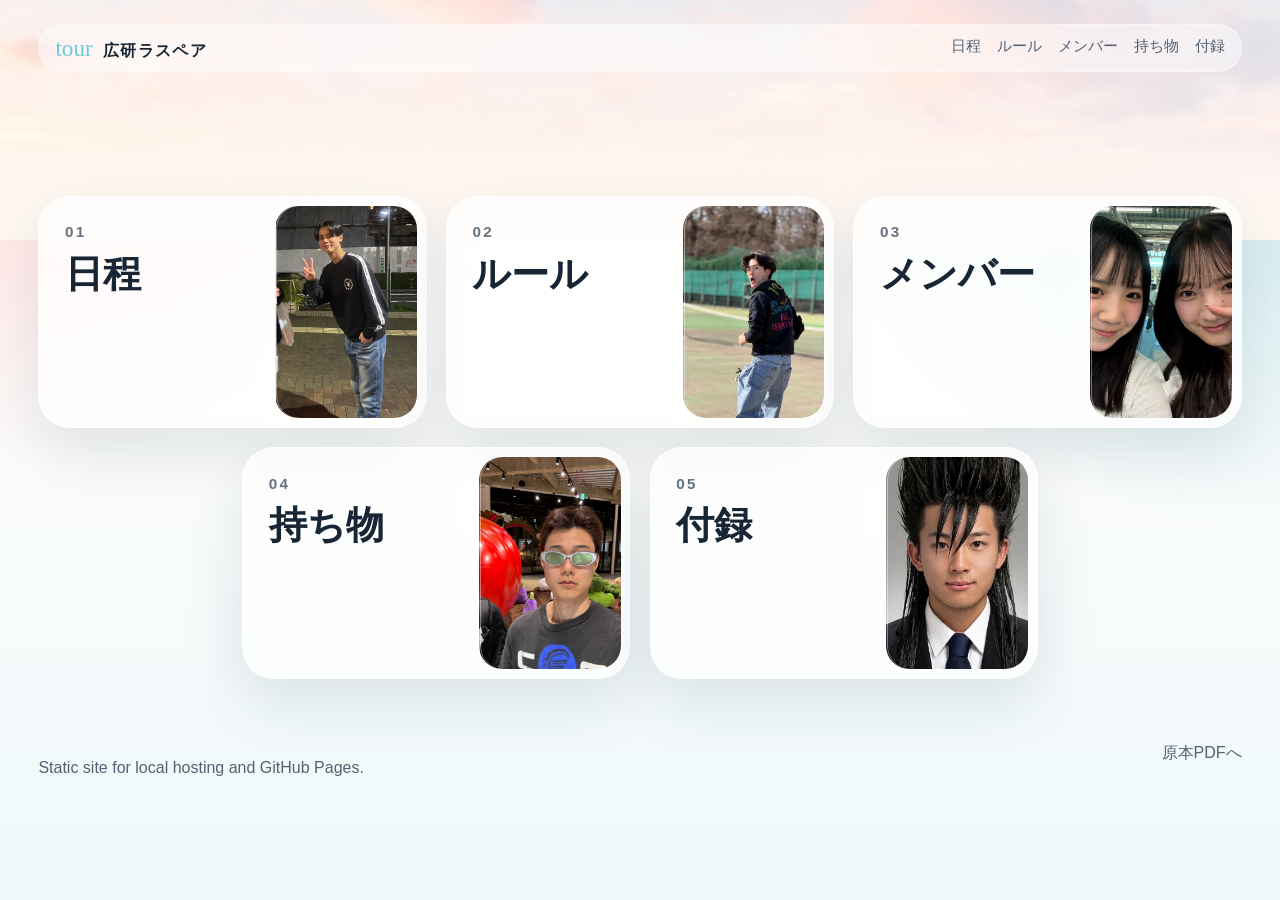
<file: index.html>
<!DOCTYPE html>
<html lang="ja">
<head>
  <meta charset="UTF-8">
  <meta name="viewport" content="width=device-width, initial-scale=1.0">
  <title>広研ラスペア tour | 旅行のしおり</title>
  <link rel="stylesheet" href="styles.css">
</head>
<body class="has-cover-intro home-page">
  <div class="cover-intro" aria-hidden="true">
    <div class="cover-intro__glow"></div>
    <div class="cover-intro__art"></div>
  </div>
  <div class="page-shell">
    <header class="hero home-hero">
      <nav class="topbar">
        <a class="brand" href="index.html">
          <span class="brand-script">tour</span>
          <span class="brand-main">広研ラスペア</span>
        </a>
        <div class="topbar-links">
          <a href="pages/schedule.html">日程</a>
          <a href="pages/rules.html">ルール</a>
          <a href="pages/members.html">メンバー</a>
          <a href="pages/packing.html">持ち物</a>
          <a href="pages/appendix.html">付録</a>
        </div>
      </nav>

      <div class="hero-backdrop" aria-hidden="true"></div>
    </header>

    <main>
      <section class="section">
        <div class="feature-grid feature-grid-five">
          <a class="feature-card" href="pages/schedule.html">
            <span class="feature-label">01</span>
            <h3>日程</h3>
          </a>
          <a class="feature-card" href="pages/rules.html">
            <span class="feature-label">02</span>
            <h3>ルール</h3>
          </a>
          <a class="feature-card" href="pages/members.html">
            <span class="feature-label">03</span>
            <h3>メンバー</h3>
          </a>
          <a class="feature-card" href="pages/packing.html">
            <span class="feature-label">04</span>
            <h3>持ち物</h3>
          </a>
          <a class="feature-card" href="pages/appendix.html">
            <span class="feature-label">05</span>
            <h3>付録</h3>
          </a>
        </div>
      </section>

    </main>

    <footer class="site-footer">
      <p>Static site for local hosting and GitHub Pages.</p>
      <a href="pages/appendix.html">原本PDFへ</a>
    </footer>
  </div>
</body>
</html>
</file>
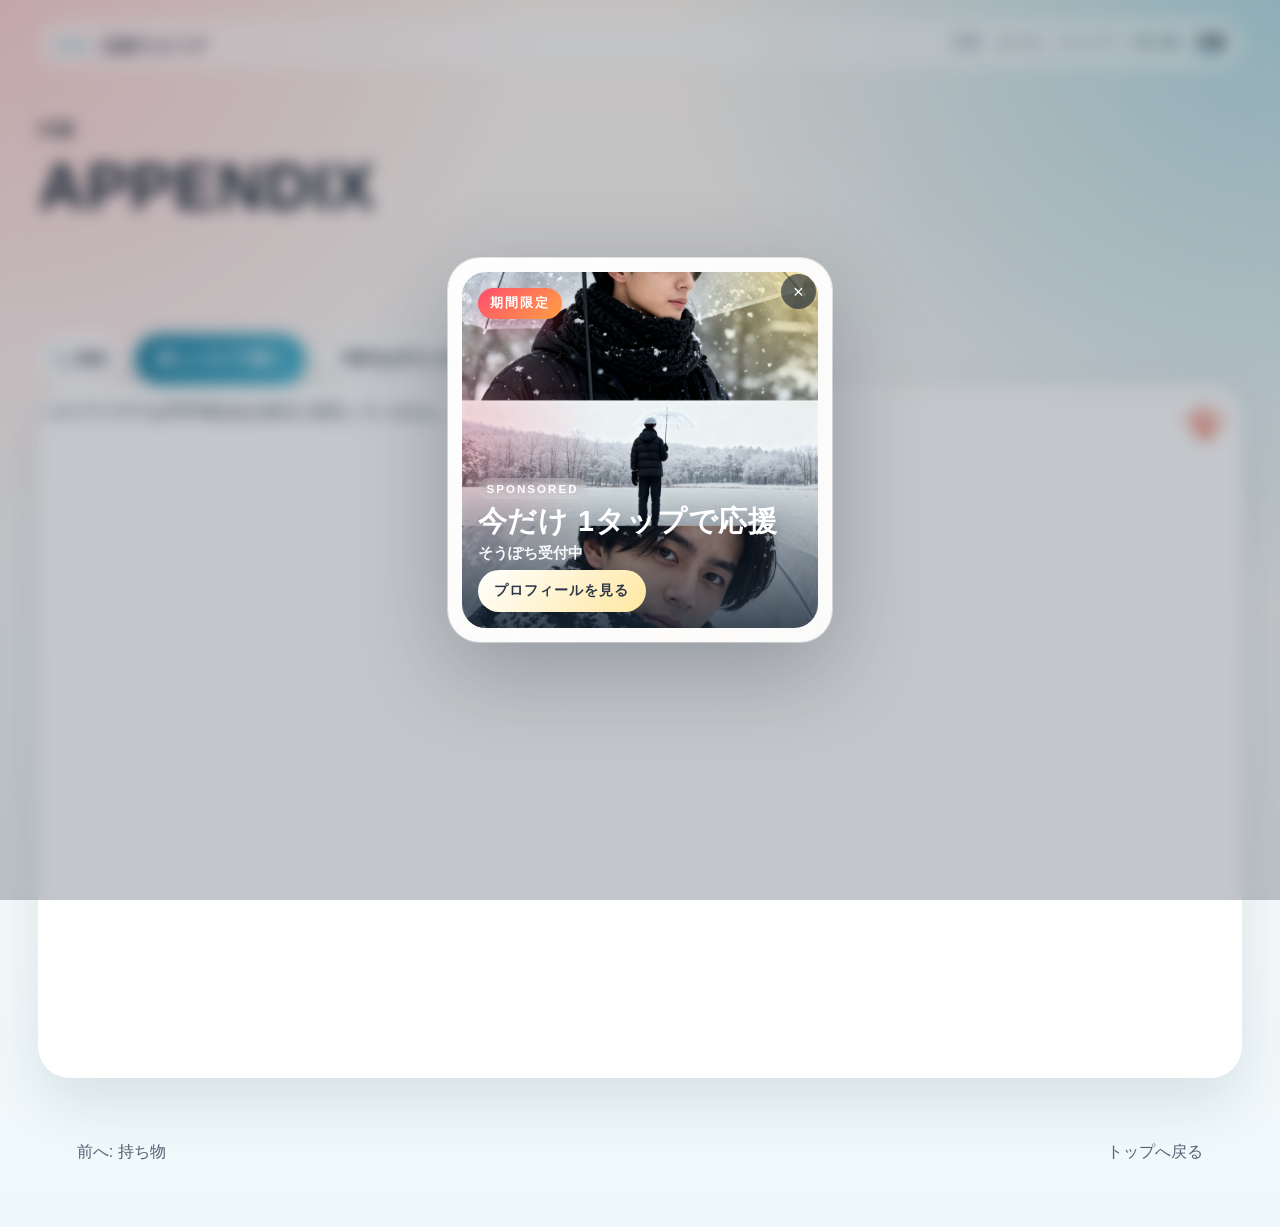
<file: pages/appendix.html>
<!DOCTYPE html>
<html lang="ja">
<head>
  <meta charset="UTF-8">
  <meta name="viewport" content="width=device-width, initial-scale=1.0">
  <title>付録 | 広研ラスペア tour</title>
  <meta name="description" content="広研ラスペア旅行のしおりの付録ページ。原本PDFを確認できます。">
  <link rel="stylesheet" href="../styles.css">
</head>
<body class="appendix-page">
  <div class="page-shell subpage-shell">
    <nav class="topbar page-topbar">
      <a class="brand" href="../index.html">
        <span class="brand-script">tour</span>
        <span class="brand-main">広研ラスペア</span>
      </a>
      <div class="topbar-links">
        <a href="schedule.html">日程</a>
        <a href="rules.html">ルール</a>
        <a href="members.html">メンバー</a>
        <a href="packing.html">持ち物</a>
        <a class="is-active" href="appendix.html">付録</a>
      </div>
    </nav>

    <main>
      <header class="page-masthead">
        <p class="eyebrow">付録</p>
        <h1>APPENDIX</h1>
      </header>

      <section class="section compact-section">


        <div class="pdf-actions">
          <a class="button button-primary" href="../assets/docs/travel-guide-appendix.pdf" target="_blank" rel="noreferrer">新しいタブで開く</a>
          <a class="button button-secondary" href="../assets/docs/travel-guide-appendix.pdf" download>PDFをダウンロード</a>
        </div>

        <div class="pdf-frame">
          <object data="../assets/docs/travel-guide-appendix.pdf#view=FitH" type="application/pdf">
            <p>
              このブラウザではPDF埋め込み表示に対応していません。
              <a href="../assets/docs/travel-guide-appendix.pdf" target="_blank" rel="noreferrer">こちらから開いてください。</a>
            </p>
          </object>
        </div>
      </section>
    </main>

    <footer class="site-footer">
      <a href="packing.html">前へ: 持ち物</a>
      <a href="../index.html">トップへ戻る</a>
    </footer>
  </div>
  <script src="../script.js"></script>
</body>
</html>
</file>
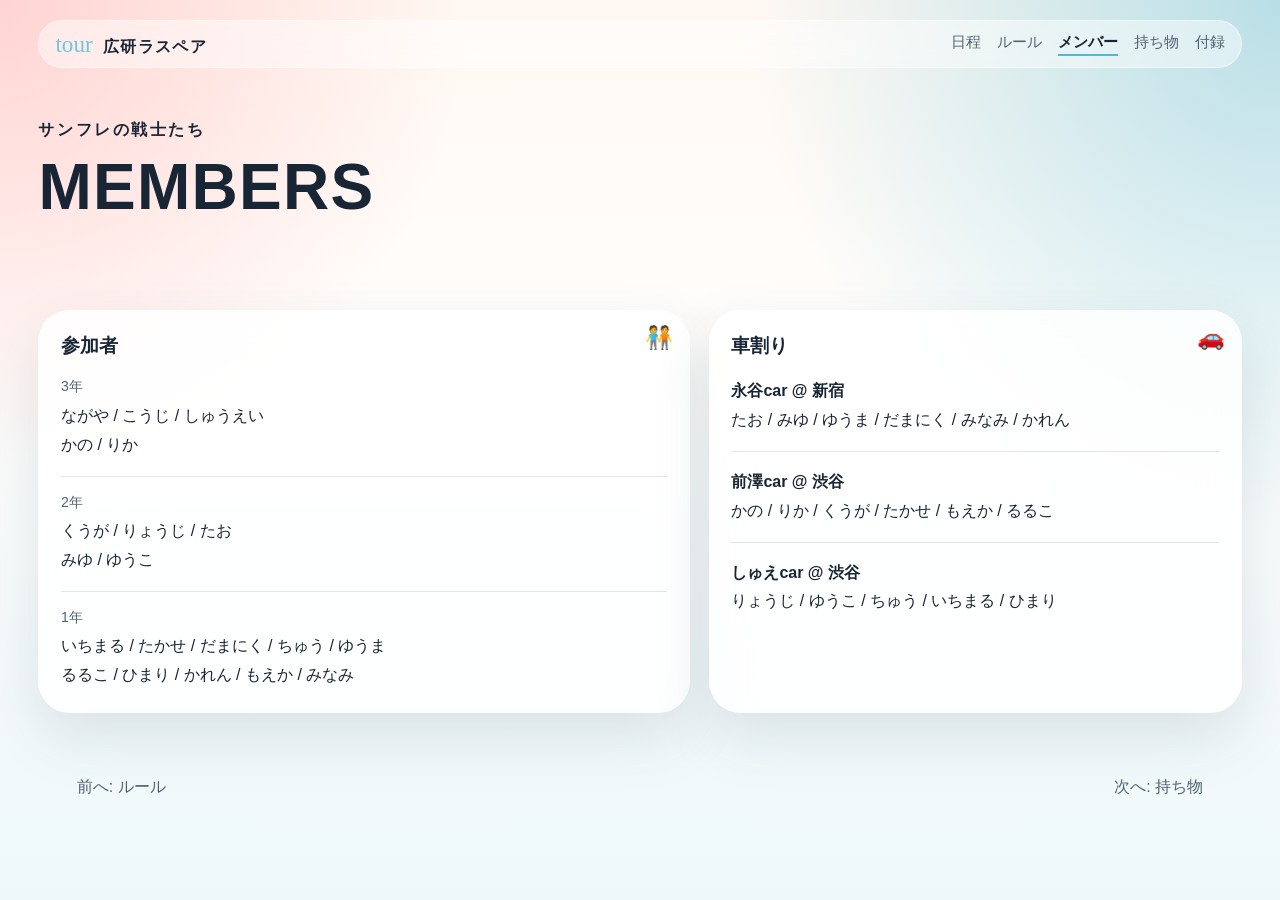
<file: pages/members.html>
<!DOCTYPE html>
<html lang="ja">
<head>
  <meta charset="UTF-8">
  <meta name="viewport" content="width=device-width, initial-scale=1.0">
  <title>メンバー | 広研ラスペア tour</title>
  <meta name="description" content="広研ラスペア旅行のしおりのメンバーページ。参加者と車割りを確認できます。">
  <link rel="stylesheet" href="../styles.css">
</head>
<body class="members-page">
  <div class="page-shell subpage-shell">
    <nav class="topbar page-topbar">
      <a class="brand" href="../index.html">
        <span class="brand-script">tour</span>
        <span class="brand-main">広研ラスペア</span>
      </a>
      <div class="topbar-links">
        <a href="schedule.html">日程</a>
        <a href="rules.html">ルール</a>
        <a class="is-active" href="members.html">メンバー</a>
        <a href="packing.html">持ち物</a>
        <a href="appendix.html">付録</a>
      </div>
    </nav>

    <main>
      <header class="page-masthead">
        <p class="eyebrow">サンフレの戦士たち</p>
        <h1>MEMBERS</h1>
      </header>

      <section class="section compact-section">
        <div class="members-layout">
          <article class="members-card">
            <h3>参加者</h3>
            <div class="member-group">
              <span>3年</span>
              <p>ながや / こうじ / しゅうえい <br> かの / りか</p>
            </div>
            <div class="member-group">
              <span>2年</span>
              <p>くうが / りょうじ / たお <br> みゆ / ゆうこ</p>
            </div>
            <div class="member-group">
              <span>1年</span>
              <p>いちまる / たかせ / だまにく / ちゅう / ゆうま <br> るるこ / ひまり / かれん / もえか / みなみ</p>
            </div>
          </article>

          <article class="members-card">
            <h3>車割り</h3>
            <div class="route-entry">
              <strong>永谷car @ 新宿</strong>
              <p>たお / みゆ / ゆうま / だまにく / みなみ / かれん</p>
            </div>
            <div class="route-entry">
              <strong>前澤car @ 渋谷</strong>
              <p>かの / りか / くうが / たかせ / もえか / るるこ</p>
            </div>
            <div class="route-entry">
              <strong>しゅえcar @ 渋谷</strong>
              <p>りょうじ / ゆうこ / ちゅう / いちまる / ひまり</p>
            </div>
          </article>
        </div>
      </section>
    </main>

    <footer class="site-footer">
      <a href="rules.html">前へ: ルール</a>
      <a href="packing.html">次へ: 持ち物</a>
    </footer>
  </div>
  <script src="../script.js"></script>
</body>
</html>
</file>
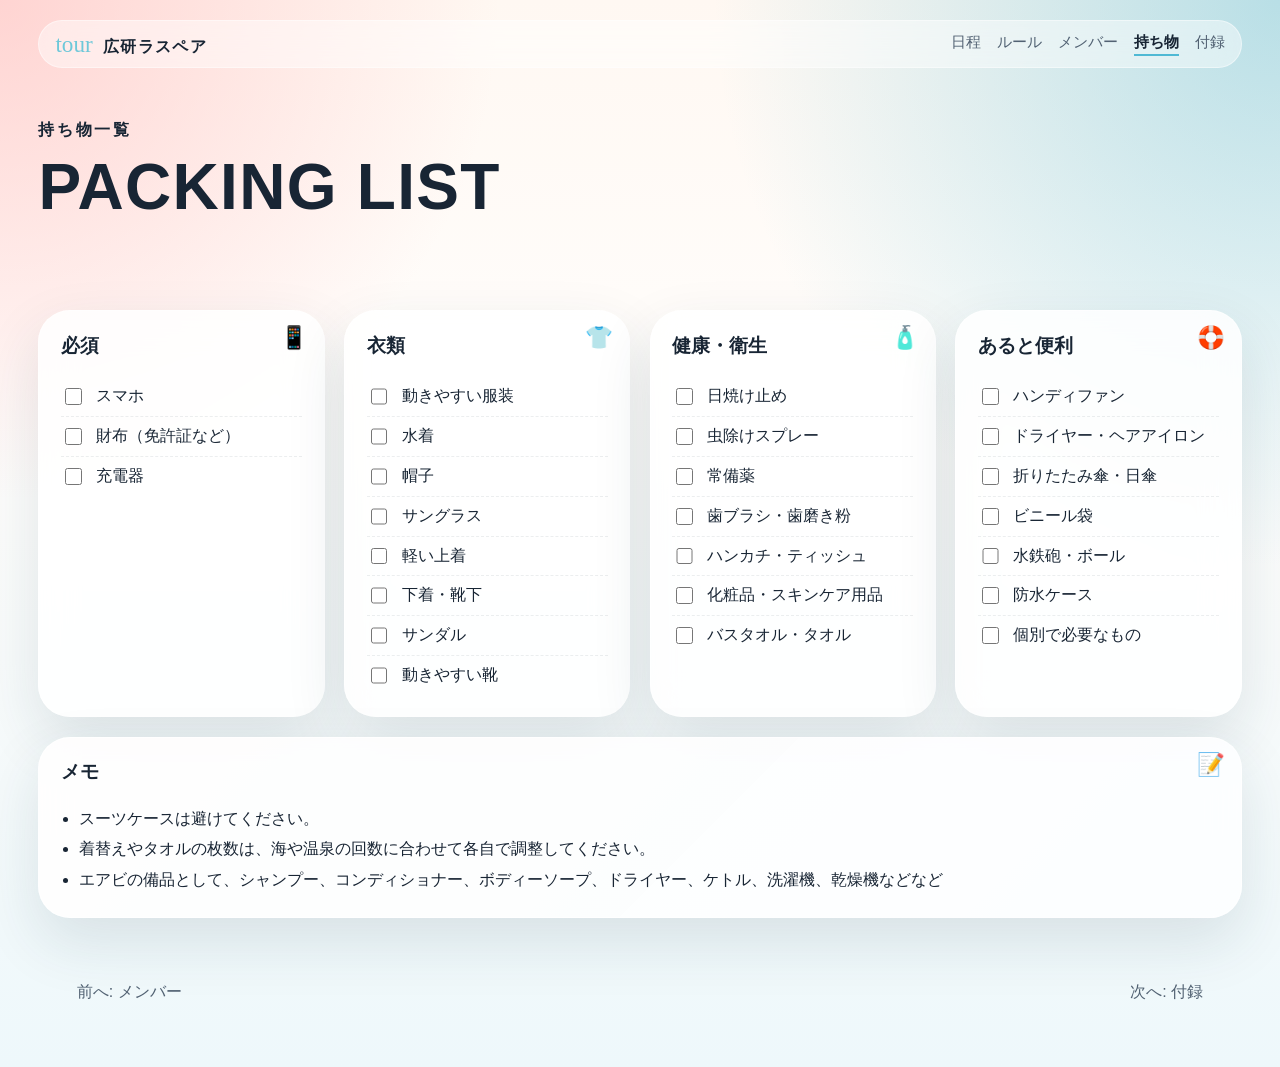
<file: pages/packing.html>
<!DOCTYPE html>
<html lang="ja">
<head>
  <meta charset="UTF-8">
  <meta name="viewport" content="width=device-width, initial-scale=1.0">
  <title>持ち物 | 広研ラスペア tour</title>
  <meta name="description" content="広研ラスペア旅行のしおりの持ち物ページ。準備物リストと持ち物メモを確認できます。">
  <link rel="stylesheet" href="../styles.css">
</head>
<body class="packing-page">
  <div class="page-shell subpage-shell">
    <nav class="topbar page-topbar">
      <a class="brand" href="../index.html">
        <span class="brand-script">tour</span>
        <span class="brand-main">広研ラスペア</span>
      </a>
      <div class="topbar-links">
        <a href="schedule.html">日程</a>
        <a href="rules.html">ルール</a>
        <a href="members.html">メンバー</a>
        <a class="is-active" href="packing.html">持ち物</a>
        <a href="appendix.html">付録</a>
      </div>
    </nav>

    <main>
      <header class="page-masthead">
        <p class="eyebrow">持ち物一覧</p>
        <h1>PACKING LIST</h1>
      </header>

      <section class="section compact-section">
        <div class="packing-grid">
          <article class="packing-card">
            <h3>必須</h3>
            <label><input type="checkbox" data-pack="phone">スマホ</label>
            <label><input type="checkbox" data-pack="wallet">財布（免許証など）</label>
            <label><input type="checkbox" data-pack="charger">充電器</label>
          </article>

          <article class="packing-card">
            <h3>衣類</h3>
            <label><input type="checkbox" data-pack="clothes">動きやすい服装</label>
            <label><input type="checkbox" data-pack="swimwear">水着</label>
            <label><input type="checkbox" data-pack="hat">帽子</label>
            <label><input type="checkbox" data-pack="sunglasses">サングラス</label>
            <label><input type="checkbox" data-pack="outer">軽い上着</label>
            <label><input type="checkbox" data-pack="underwear">下着・靴下</label>
            <label><input type="checkbox" data-pack="sandals">サンダル</label>
            <label><input type="checkbox" data-pack="shoes">動きやすい靴</label>
          </article>

          <article class="packing-card">
            <h3>健康・衛生</h3>
            <label><input type="checkbox" data-pack="sunblock">日焼け止め</label>
            <label><input type="checkbox" data-pack="spray">虫除けスプレー</label>
            <label><input type="checkbox" data-pack="medicine">常備薬</label>
            <label><input type="checkbox" data-pack="toothbrush">歯ブラシ・歯磨き粉</label>
            <label><input type="checkbox" data-pack="hanky">ハンカチ・ティッシュ</label>
            <label><input type="checkbox" data-pack="cosme">化粧品・スキンケア用品</label>
            <label><input type="checkbox" data-pack="towels">バスタオル・タオル</label>
          </article>

          <article class="packing-card">
            <h3>あると便利</h3>
            <label><input type="checkbox" data-pack="fan">ハンディファン</label>
            <label><input type="checkbox" data-pack="dryer">ドライヤー・ヘアアイロン</label>
            <label><input type="checkbox" data-pack="umbrella">折りたたみ傘・日傘</label>
            <label><input type="checkbox" data-pack="bag">ビニール袋</label>
            <label><input type="checkbox" data-pack="watergun">水鉄砲・ボール</label>
            <label><input type="checkbox" data-pack="watercase">防水ケース</label>
            <label><input type="checkbox" data-pack="other">個別で必要なもの</label>
          </article>
        </div>

        <aside class="memo-card">
          <h3>メモ</h3>
          <ul>
            <li>スーツケースは避けてください。</li>
            <li>着替えやタオルの枚数は、海や温泉の回数に合わせて各自で調整してください。</li>
            <li>エアビの備品として、シャンプー、コンディショナー、ボディーソープ、ドライヤー、ケトル、洗濯機、乾燥機などなど</li>
          </ul>
        </aside>
      </section>
    </main>

    <footer class="site-footer">
      <a href="members.html">前へ: メンバー</a>
      <a href="appendix.html">次へ: 付録</a>
    </footer>

    <script src="../script.js"></script>
  </div>
</body>
</html>
</file>
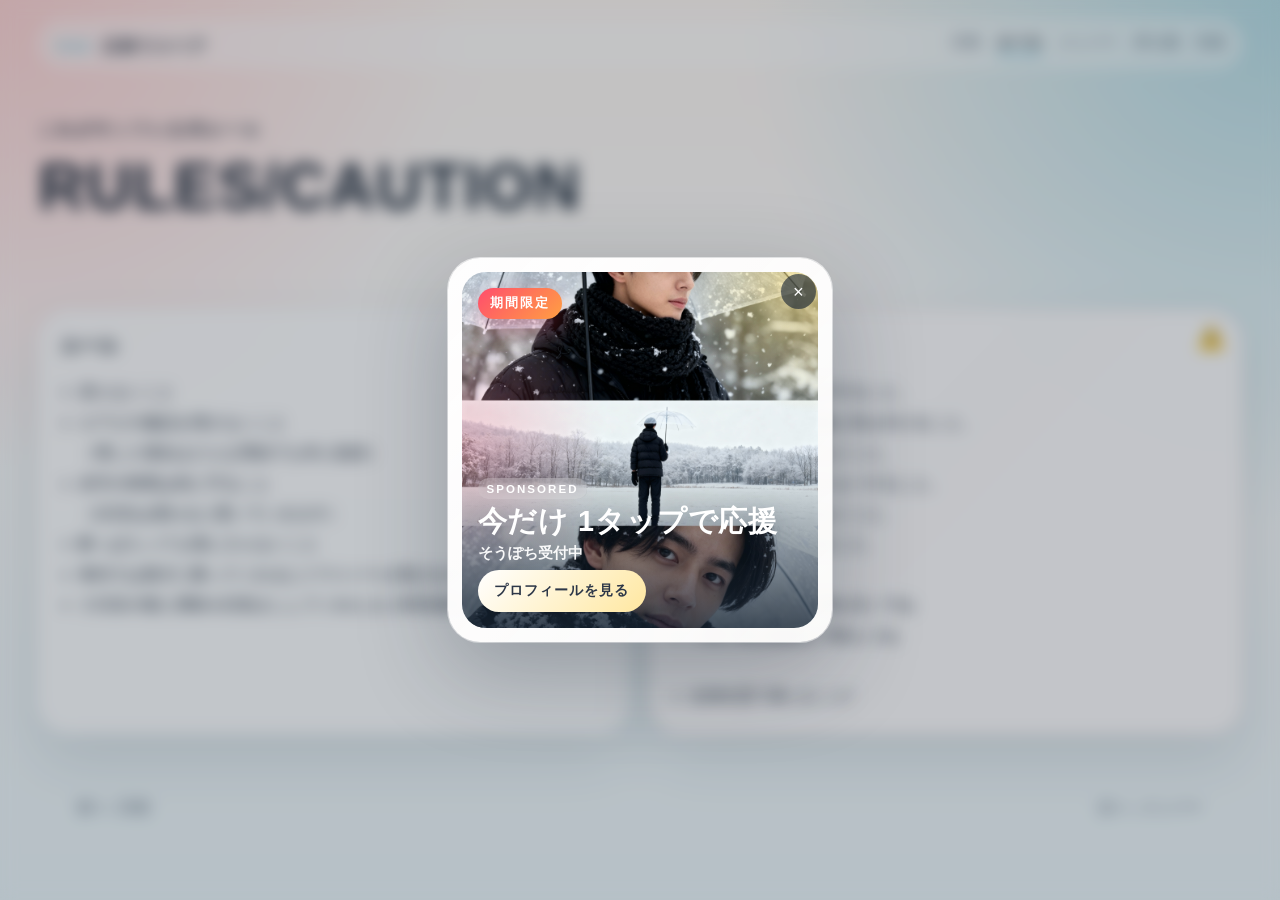
<file: pages/rules.html>
<!DOCTYPE html>
<html lang="ja">
<head>
  <meta charset="UTF-8">
  <meta name="viewport" content="width=device-width, initial-scale=1.0">
  <title>ルール | 広研ラスペア tour</title>
  <meta name="description" content="広研ラスペア旅行のしおりのルールページ。公式ルールと注意メモを確認できます。">
  <link rel="stylesheet" href="../styles.css">
</head>
<body class="rules-page">
  <div class="page-shell subpage-shell">
    <nav class="topbar page-topbar">
      <a class="brand" href="../index.html">
        <span class="brand-script">tour</span>
        <span class="brand-main">広研ラスペア</span>
      </a>
      <div class="topbar-links">
        <a href="schedule.html">日程</a>
        <a class="is-active" href="rules.html">ルール</a>
        <a href="members.html">メンバー</a>
        <a href="packing.html">持ち物</a>
        <a href="appendix.html">付録</a>
      </div>
    </nav>

    <main>
      <header class="page-masthead">
        <p class="eyebrow">これがサンフレ公式ルール</p>
        <h1>RULES/CAUTION</h1>
      </header>

      <section class="section compact-section">
        <div class="rules-layout">
          <article class="rules-card">
            <h3>ルール</h3>
            <ul>
              <li>滾らないこと</li>
              <li>エアビの備品を壊さないこと<br>（壊した場合はどんな理由でも本人負担）</li>
              <li>赤字の時間は特に守ること<br>（1日目は遅れると置いていきます）</li>
              <li>酔っぱらっても海に入らないこと</li>
              <li>車内では寝ずに喋ってくれるとドライバーが喜びます</li>
              <li>２日目の朝に掃除＆目覚まししてくれた人に特別傾斜をかけます</li>
            </ul>
          </article>

          <article class="rules-card warning">
            <h3>注意</h3>
            <ul>
              <li>毎日そうぽちを必ずすること。</li>
              <li>こうじの尿と吐瀉物に気を付けること。</li>
              <li>りかに飲ませすぎないこと。</li>
              <li>たおのポンポンはスルーすること。</li>
              <li>りょうじを寝かせないこと。</li>
              <li>くうがにわからせること。</li>
              <br>
              <li>１女２女が３男に酒を注いでね</li>
              <li>１男２男は最後まで飲もうね</li>
              <br>
              <li>全身全霊で楽しむこと!</li>
            </ul>
          </article>
        </div>
      </section>
    </main>

    <footer class="site-footer">
      <a href="schedule.html">前へ: 日程</a>
      <a href="members.html">次へ: メンバー</a>
    </footer>
  </div>
  <script src="../script.js"></script>
</body>
</html>
</file>
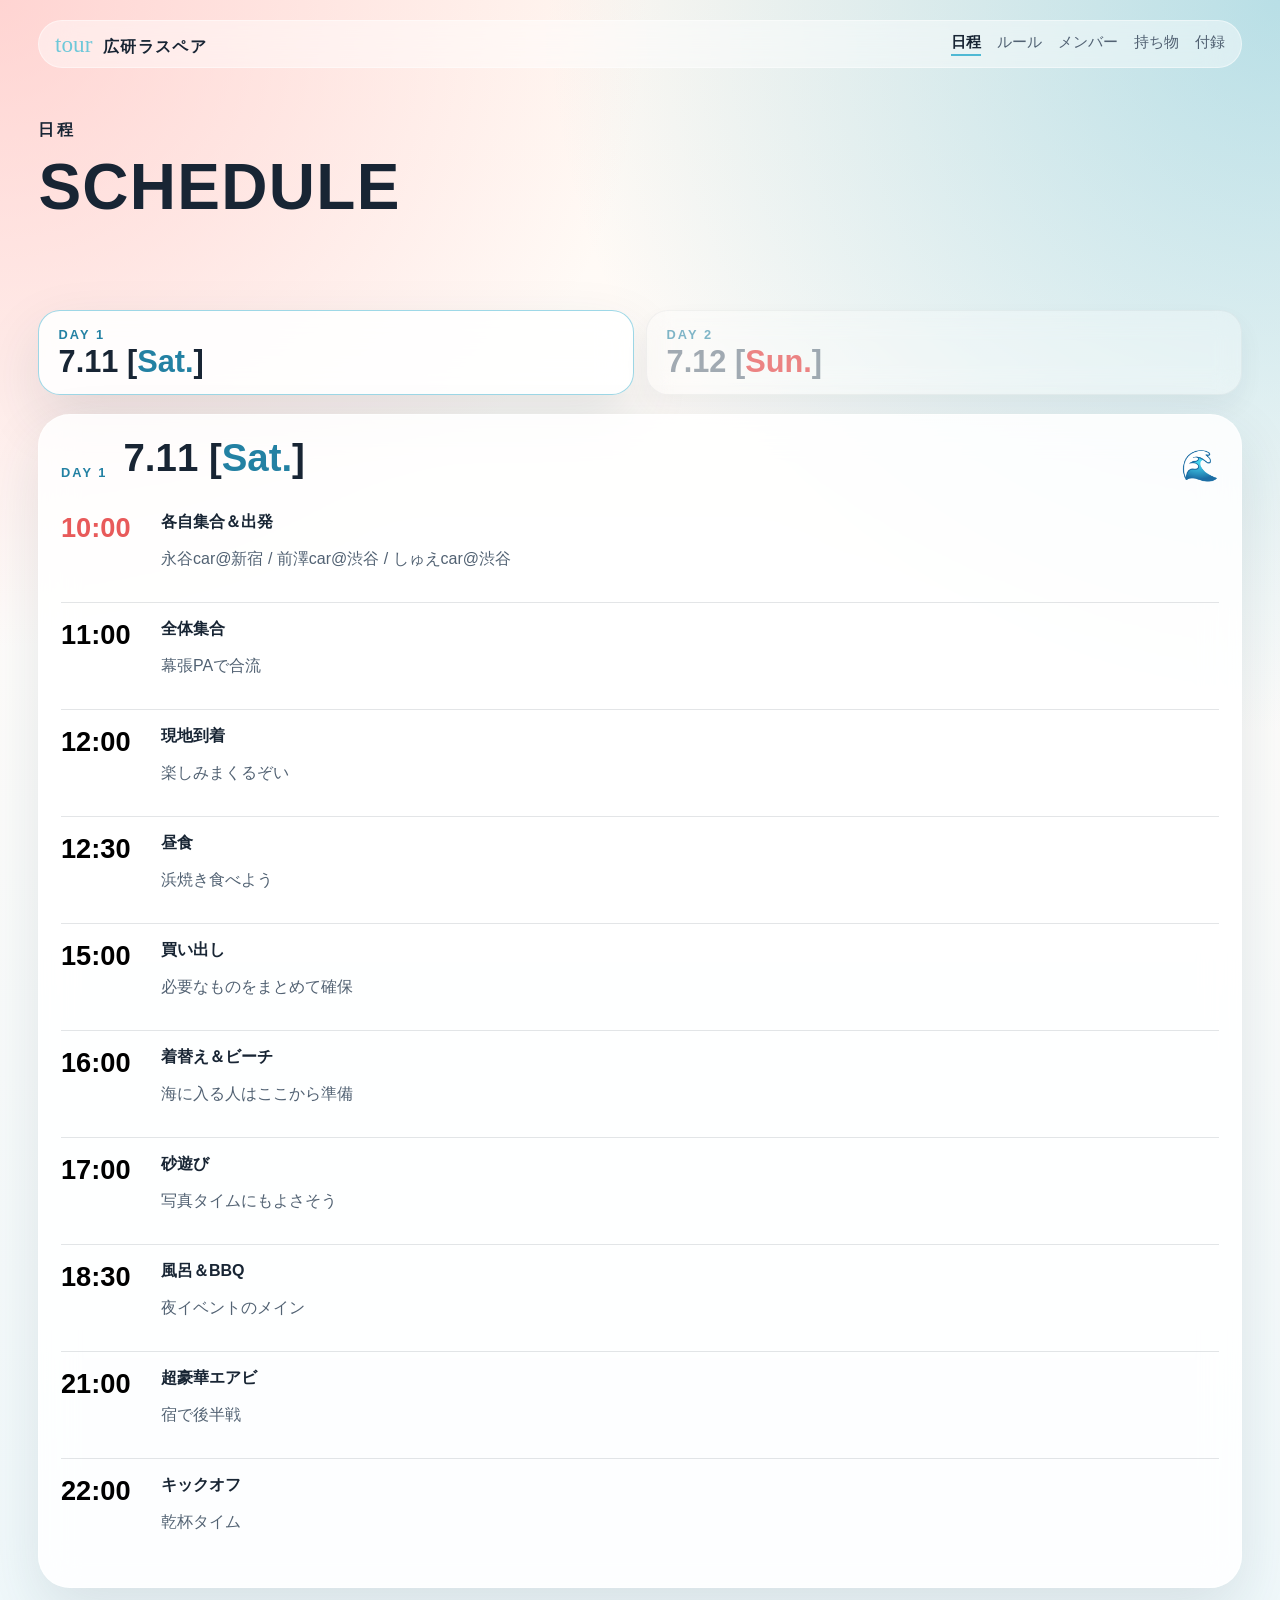
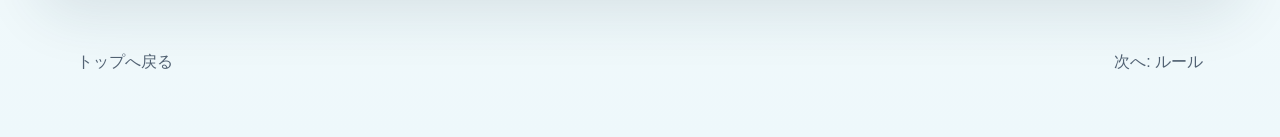
<file: pages/schedule.html>
<!DOCTYPE html>
<html lang="ja">
<head>
  <meta charset="UTF-8">
  <meta name="viewport" content="width=device-width, initial-scale=1.0">
  <title>日程 | 広研ラスペア tour</title>
  <meta
    name="description"
    content="広研ラスペア旅行のしおり。Day 1 と Day 2 の流れをタブで切り替えて確認できます。"
  >
  <link rel="stylesheet" href="../styles.css">
</head>
<body class="schedule-page">
  <div class="page-shell subpage-shell">
    <nav class="topbar page-topbar">
      <a class="brand" href="../index.html">
        <span class="brand-script">tour</span>
        <span class="brand-main">広研ラスペア</span>
      </a>
      <div class="topbar-links">
        <a class="is-active" href="schedule.html">日程</a>
        <a href="rules.html">ルール</a>
        <a href="members.html">メンバー</a>
        <a href="packing.html">持ち物</a>
        <a href="appendix.html">付録</a>
      </div>
    </nav>

    <main>
      <header class="page-masthead">
        <p class="eyebrow">日程</p>
        <h1>SCHEDULE</h1>
      </header>

      <section class="section compact-section">
        <div class="schedule-tabs" data-tabs>
          <div class="schedule-tablist" role="tablist" aria-label="日程タブ">
            <button
              class="schedule-tab is-active"
              id="tab-day1"
              type="button"
              role="tab"
              aria-selected="true"
              aria-controls="panel-day1"
              data-tab-target="day1"
            >
              <span>Day 1</span>
              <strong>7.11 [<span class="day-sat">Sat.</span>]</strong>
            </button>
            <button
              class="schedule-tab"
              id="tab-day2"
              type="button"
              role="tab"
              aria-selected="false"
              aria-controls="panel-day2"
              data-tab-target="day2"
              tabindex="-1"
            >
              <span>Day 2</span>
              <strong>7.12 [<span class="day-sun">Sun.</span>]</strong>
            </button>
          </div>

          <article
            class="day-card schedule-panel is-active"
            id="panel-day1"
            role="tabpanel"
            aria-labelledby="tab-day1"
            data-tab-panel="day1"
          >
            <header>
              <span class="day-badge">Day 1</span>
              <h3>7.11 [<span class="day-sat">Sat.</span>]</h3>
            </header>
            <ol class="timeline">
              <li><time>10:00</time><div><strong>各自集合＆出発</strong><p>永谷car@新宿 / 前澤car@渋谷 / しゅえcar@渋谷</p></div></li>
              <li><time>11:00</time><div><strong>全体集合</strong><p>幕張PAで合流</p></div></li>
              <li><time>12:00</time><div><strong>現地到着</strong><p>楽しみまくるぞい</p></div></li>
              <li><time>12:30</time><div><strong>昼食</strong><p>浜焼き食べよう</p></div></li>
              <li><time>15:00</time><div><strong>買い出し</strong><p>必要なものをまとめて確保</p></div></li>
              <li><time>16:00</time><div><strong>着替え＆ビーチ</strong><p>海に入る人はここから準備</p></div></li>
              <li><time>17:00</time><div><strong>砂遊び</strong><p>写真タイムにもよさそう</p></div></li>
              <li><time>18:30</time><div><strong>風呂＆BBQ</strong><p>夜イベントのメイン</p></div></li>
              <li><time>21:00</time><div><strong>超豪華エアビ</strong><p>宿で後半戦</p></div></li>
              <li><time>22:00</time><div><strong>キックオフ</strong><p>乾杯タイム</p></div></li>
            </ol>
          </article>

          <article
            class="day-card alt schedule-panel"
            id="panel-day2"
            role="tabpanel"
            aria-labelledby="tab-day2"
            data-tab-panel="day2"
            hidden
          >
            <header>
              <span class="day-badge">Day 2</span>
              <h3>7.12 [<span class="day-sun">Sun.</span>]</h3>
            </header>
            <ol class="timeline">
              <li><time>6:00</time><div><strong>就寝</strong><p>ドライバーは 5:00 就寝</p></div></li>
              <li><time>9:30</time><div><strong>チェックアウト</strong><p>忘れ物に注意</p></div></li>
              <li><time>10:30</time><div><strong>温泉で酔いさまし</strong><p>ゆっくり立て直す時間</p></div></li>
              <li><time>13:00</time><div><strong>昼食</strong><p>海鮮丼などをたべよう</p></div></li>
              <li><time>18:00</time><div><strong>帰宅</strong><p>幕張へ</p></div></li>
              <li><time>20:00</time><div><strong>全体解散</strong><p>幕張PA</p></div></li>
              <li><time>21:00</time><div><strong>個別解散</strong><p>おつかれさまでした</p></div></li>
            </ol>
          </article>
        </div>
      </section>
    </main>

    <footer class="site-footer">
      <a href="../index.html">トップへ戻る</a>
      <a href="rules.html">次へ: ルール</a>
    </footer>
  </div>
  <script src="../script.js"></script>
</body>
</html>
</file>
<file: styles.css>
:root {
  --bg: #fff8f2;
  --paper: rgba(255, 255, 255, 0.84);
  --line: rgba(31, 44, 58, 0.12);
  --ink: #182534;
  --muted: #526273;
  --ocean: #4fb9d4;
  --ocean-deep: #2381a3;
  --sunset: #ffb7b8;
  --accent: #6ec8d9;
  --danger: #e85a5a;
  --nomal: #000000;
  --shadow: 0 24px 60px rgba(25, 55, 75, 0.12);
  --radius-lg: 32px;
  --radius-md: 22px;
  --font-body: "Avenir Next", "Hiragino Sans", "Yu Gothic", sans-serif;
  --font-display: "Arial Narrow", "Avenir Next Condensed", "Hiragino Sans", sans-serif;
  --font-script: "Snell Roundhand", "Segoe Script", "Brush Script MT", cursive;
}

* {
  box-sizing: border-box;
}

html {
  scroll-behavior: smooth;
}

body {
  margin: 0;
  font-family: var(--font-body);
  color: var(--ink);
  background:
    radial-gradient(circle at top left, rgba(255, 183, 184, 0.55), transparent 30%),
    radial-gradient(circle at top right, rgba(79, 185, 212, 0.4), transparent 34%),
    linear-gradient(180deg, #fff8f2 0%, #fffdfb 35%, #eef8fb 100%);
}

.cover-intro {
  display: none;
}

a {
  color: inherit;
  text-decoration: none;
}

.page-shell {
  min-height: 100vh;
}

.subpage-shell {
  padding: 1.25rem clamp(1rem, 3vw, 2.5rem) 2rem;
}

.hero {
  position: relative;
  overflow: hidden;
  padding: 1.5rem clamp(1rem, 3vw, 2.5rem) 2.5rem;
}

.home-hero {
  min-height: 15rem;
  padding-bottom: 0;
}

.hero-backdrop {
  position: absolute;
  inset: 0;
  background:
    linear-gradient(135deg, rgba(255, 255, 255, 0.18), rgba(255, 255, 255, 0.68)),
    url("assets/images/cover-soft.png") center 22% / cover no-repeat;
  transform: scale(1.04);
}

.hero-backdrop::after {
  content: "";
  position: absolute;
  inset: auto 0 0;
  height: 40%;
  background: linear-gradient(180deg, transparent, rgba(255, 248, 242, 0.92) 55%, var(--bg));
}

.home-hero .hero-backdrop::after {
  height: 44%;
  background: linear-gradient(180deg, rgba(255, 248, 242, 0) 0%, rgba(255, 248, 242, 0.64) 24%, var(--bg) 66%);
}

.topbar {
  position: relative;
  z-index: 2;
  display: flex;
  align-items: center;
  justify-content: space-between;
  gap: 1rem;
  padding: 0.6rem 1rem;
  border: 1px solid rgba(255, 255, 255, 0.45);
  border-radius: 999px;
  background: rgba(255, 255, 255, 0.45);
  backdrop-filter: blur(16px);
}

.page-topbar {
  position: sticky;
  top: 1rem;
  z-index: 10;
}

.brand {
  display: inline-flex;
  align-items: baseline;
  gap: 0.65rem;
}

.brand-script,
.hero-script {
  font-family: var(--font-script);
  color: var(--accent);
}

.brand-script {
  font-size: 1.45rem;
}

.brand-main {
  font-family: var(--font-display);
  font-size: 1rem;
  font-weight: 800;
  letter-spacing: 0.08em;
}

.topbar-links {
  display: flex;
  flex-wrap: wrap;
  gap: 1rem;
  color: var(--muted);
  font-size: 0.95rem;
}

.topbar-links a {
  padding-bottom: 0.1rem;
  border-bottom: 2px solid transparent;
}

.topbar-links a.is-active {
  color: var(--ink);
  border-bottom-color: var(--ocean);
  font-weight: 700;
}

.hero-content {
  position: relative;
  z-index: 1;
  display: grid;
  grid-template-columns: minmax(0, 1.2fr) minmax(280px, 0.8fr);
  gap: 2rem;
  align-items: center;
  padding: clamp(3rem, 8vw, 6rem) 0 2rem;
}

.home-hero .hero-content {
  padding-bottom: 0;
}

.hero-copy {
  display: flex;
  justify-content: center;
  width: 100%;
}

.hero-cover-mark {
  width: min(25rem, 70vw);
  aspect-ratio: 1;
  border-radius: 50%;
  border: 10px solid rgba(255, 255, 255, 0.92);
  background:
    url("assets/images/cover.png") center 49% / 188% auto no-repeat,
    white;
  box-shadow: 0 30px 90px rgba(24, 37, 52, 0.16);
}

.eyebrow,
.section-kicker,
.day-badge,
.feature-label {
  font-family: var(--font-display);
  font-weight: 800;
  letter-spacing: 0.16em;
  text-transform: uppercase;
}

.hero-copy h1,
.page-masthead h1 {
  margin: 0.4rem 0 0.8rem;
  font-family: var(--font-display);
  line-height: 0.94;
  letter-spacing: 0.02em;
}

.hero-copy h1 {
  font-size: clamp(2.5rem, 7vw, 5.4rem);
}

.page-masthead h1 {
  font-size: clamp(2.4rem, 5vw, 4rem);
}

.lead,
.section-note,
.site-footer,
.feature-card p,
.summary-card p,
.timeline p {
  color: var(--muted);
}

.lead {
  max-width: 42rem;
  font-size: 1.07rem;
  line-height: 1.85;
}

.hero-actions,
.pdf-actions {
  display: flex;
  flex-wrap: wrap;
  gap: 0.9rem;
  margin-top: 1.5rem;
}

.button {
  display: inline-flex;
  align-items: center;
  justify-content: center;
  min-height: 3.2rem;
  padding: 0.85rem 1.3rem;
  border-radius: 999px;
  border: 1px solid transparent;
  font-weight: 700;
  transition: transform 180ms ease, box-shadow 180ms ease, background 180ms ease;
}

.button:hover,
.feature-card:hover {
  transform: translateY(-2px);
}

.button-primary {
  background: linear-gradient(135deg, var(--ocean-deep), var(--ocean));
  color: white;
  box-shadow: 0 18px 34px rgba(35, 129, 163, 0.24);
}

.button-secondary {
  background: rgba(255, 255, 255, 0.75);
  border-color: rgba(24, 37, 52, 0.08);
}

.hero-emblem {
  justify-self: center;
  width: min(24rem, 100%);
  aspect-ratio: 1;
  border-radius: 50%;
  border: 18px solid rgba(255, 255, 255, 0.82);
  background: rgba(255, 255, 255, 0.85);
  box-shadow: var(--shadow);
  display: grid;
  place-items: center;
  text-align: center;
  padding: 2.25rem;
}

.hero-emblem strong {
  display: block;
  font-family: var(--font-display);
  font-size: clamp(2.2rem, 5vw, 4rem);
  line-height: 0.95;
}

.hero-script {
  font-size: clamp(4rem, 9vw, 6.5rem);
  line-height: 0.8;
}

.hero-date,
.hero-sub {
  font-weight: 700;
}

.section {
  padding: clamp(1.5rem, 4vw, 3rem) clamp(1rem, 3vw, 2.5rem);
}

header.home-hero + main > .section:first-child {
  margin-top: -3.1rem;
  padding-top: 0.35rem;
}



.home-page .feature-card {
  --home-card-art-width: clamp(8.8rem, 31%, 11.4rem);
  min-height: 14.5rem;
  display: flex;
  flex-direction: column;
  justify-content: flex-start;
  gap: 0.9rem;
  padding: 1.65rem calc(var(--home-card-art-width) + 1.35rem) 1.65rem 1.6rem;
  background: rgba(255, 255, 255, 0.74);
  backdrop-filter: blur(16px);
}

.home-page .feature-card h3 {
  margin: 0;
  font-size: clamp(2.15rem, 3vw, 3rem);
  line-height: 0.98;
}

.home-page .feature-card > * {
  position: relative;
  z-index: 1;
}

.home-page .feature-card p {
  display: none;
}

.home-page .feature-label {
  margin-bottom: 0;
  font-size: 0.95rem;
  color: rgba(82, 98, 115, 0.9);
}

.home-page .feature-card::after {
  content: "";
  position: absolute;
  top: 0.55rem;
  right: 0.55rem;
  bottom: 0.55rem;
  width: var(--home-card-art-width);
  z-index: 0;
  border-radius: 1.45rem;
  border-left: 1px solid rgba(24, 37, 52, 0.08);
  background-repeat: no-repeat;
  background-size: cover;
  background-position: center center;
  box-shadow:
    inset 1px 0 0 rgba(255, 255, 255, 0.4),
    -10px 0 18px rgba(255, 255, 255, 0.34);
  filter: saturate(1.03) contrast(1.02);
}

.home-page .feature-card:nth-child(1)::after {
  background-image: url("assets/card-photos/card-1.jpg");
  background-position: center 16%;
}

.home-page .feature-card:nth-child(2)::after {
  background-image: url("assets/card-photos/card-2.jpg");
  background-position: center 17%;
}

.home-page .feature-card:nth-child(3)::after {
  background-image: url("assets/card-photos/card-3.jpg");
  background-position: center 34%;
}

.home-page .feature-card:nth-child(4)::after {
  background-image: url("assets/card-photos/card-4.jpg");
  background-position: center 18%;
}

.home-page .feature-card:nth-child(5)::after {
  background-image: url("assets/card-photos/card-5.jpg");
  background-position: center 14%;
}

.compact-section {
  padding-left: 0;
  padding-right: 0;
}

.section-heading,
.page-masthead {
  margin-bottom: 1.5rem;
}

.page-masthead {
  position: relative;
}

.section-heading h2 {
  margin: 0.35rem 0 0;
  font-family: var(--font-display);
  font-size: clamp(1.9rem, 4vw, 3.3rem);
  line-height: 1;
}

.page-masthead {
  padding: 2.25rem 0 0.5rem;
}

.feature-grid,
.summary-grid,
.schedule-grid,
.packing-grid,
.members-layout,
.rules-layout {
  display: grid;
  gap: 1.2rem;
}

.feature-grid {
  grid-template-columns: repeat(4, minmax(0, 1fr));
}

.feature-grid-five {
  grid-template-columns: repeat(5, minmax(0, 1fr));
}

@media (min-width: 981px) {
  .home-page .feature-grid-five {
    grid-template-columns: repeat(6, minmax(0, 1fr));
  }

  .home-page .feature-grid-five > .feature-card {
    grid-column: span 2;
  }

  .home-page .feature-grid-five > .feature-card:nth-child(4) {
    grid-column: 2 / span 2;
  }

  .home-page .feature-grid-five > .feature-card:nth-child(5) {
    grid-column: 4 / span 2;
  }
}

.summary-grid {
  grid-template-columns: repeat(3, minmax(0, 1fr));
}

.schedule-grid {
  grid-template-columns: repeat(2, minmax(0, 1fr));
}

.schedule-tabs {
  display: grid;
  gap: 1.2rem;
}

.schedule-tablist {
  display: grid;
  grid-template-columns: repeat(2, minmax(0, 1fr));
  gap: 0.8rem;
}

.schedule-tab {
  display: flex;
  flex-direction: column;
  align-items: flex-start;
  gap: 0.3rem;
  width: 100%;
  padding: 1rem 1.2rem;
  border: 1px solid rgba(24, 37, 52, 0.06);
  border-radius: var(--radius-md);
  background: rgba(255, 255, 255, 0.42);
  color: rgba(82, 98, 115, 0.72);
  box-shadow: 0 12px 28px rgba(25, 55, 75, 0.08);
  backdrop-filter: blur(12px);
  opacity: 0.74;
  cursor: pointer;
  transition: transform 180ms ease, border-color 180ms ease, background 180ms ease, color 180ms ease;
}

.schedule-tab:hover {
  transform: translateY(-1px);
  opacity: 0.86;
}

.schedule-tab.is-active {
  border-color: rgba(79, 185, 212, 0.55);
  background: rgba(255, 255, 255, 0.88);
  color: var(--ink);
  box-shadow: var(--shadow);
  backdrop-filter: blur(16px);
  opacity: 1;
}

.schedule-tab > span {
  font-family: var(--font-display);
  font-size: 0.8rem;
  font-weight: 800;
  letter-spacing: 0.16em;
  text-transform: uppercase;
  color: rgba(35, 129, 163, 0.78);
}

.schedule-tab.is-active > span {
  color: var(--ocean-deep);
}

.schedule-tab strong {
  font-family: var(--font-display);
  font-size: clamp(1.4rem, 2.4vw, 2rem);
  line-height: 1;
}

.day-sat {
  color: var(--ocean-deep);
}

.day-sun {
  color: var(--danger);
}

.schedule-panel {
  display: block;
}

.schedule-panel[hidden] {
  display: none !important;
}

.packing-grid {
  grid-template-columns: repeat(4, minmax(0, 1fr));
}

.members-layout {
  grid-template-columns: 1.1fr 0.9fr;
}

.rules-layout {
  grid-template-columns: repeat(2, minmax(0, 1fr));
}

.feature-card,
.summary-card,
.day-card,
.packing-card,
.memo-card,
.rules-card,
.members-card,
.pdf-frame {
  border: 1px solid rgba(255, 255, 255, 0.55);
  border-radius: var(--radius-lg);
  background: var(--paper);
  backdrop-filter: blur(18px);
  box-shadow: var(--shadow);
}

.feature-card,
.summary-card,
.day-card,
.packing-card,
.memo-card,
.rules-card,
.members-card {
  padding: 1.35rem;
}

.feature-card {
  transition: transform 180ms ease, box-shadow 180ms ease;
}

.feature-card,
.summary-card,
.packing-card,
.memo-card,
.rules-card,
.members-card {
  position: relative;
  overflow: hidden;
}

.feature-card::before,
.summary-card::before,
.packing-card::before,
.memo-card::before,
.rules-card::before,
.members-card::before {
  position: absolute;
  top: 1rem;
  right: 1rem;
  font-size: 1.4rem;
  line-height: 1;
}

.feature-card h3,
.summary-card strong,
.packing-card h3,
.memo-card h3,
.rules-card h3,
.members-card h3 {
  margin-top: 0;
}

.feature-card h3 {
  margin-bottom: 0.45rem;
  font-family: var(--font-display);
  font-size: 1.4rem;
}

.feature-label,
.summary-card span,
.member-group span {
  display: block;
  color: var(--muted);
  font-size: 0.88rem;
  margin-bottom: 0.35rem;
}

.summary-card strong {
  display: block;
  margin-bottom: 0.25rem;
  font-size: 1.12rem;
}

.day-card.alt {
  background:
    linear-gradient(180deg, rgba(255, 255, 255, 0.88), rgba(255, 255, 255, 0.88)),
    linear-gradient(135deg, rgba(110, 200, 217, 0.16), rgba(255, 183, 184, 0.16));
}

.day-card header {
  display: flex;
  align-items: end;
  justify-content: space-between;
  gap: 1rem;
  margin-bottom: 1rem;
}

.day-card h3 {
  margin: 0;
  font-family: var(--font-display);
  font-size: clamp(1.9rem, 3vw, 2.6rem);
}

.day-badge {
  color: var(--ocean-deep);
  font-size: 0.8rem;
}

.timeline {
  list-style: none;
  margin: 0;
  padding: 0;
}

.timeline li {
  display: grid;
  grid-template-columns: 5.25rem 1fr;
  gap: 1rem;
  padding: 1rem 0;
  border-top: 1px solid var(--line);
}

.timeline li:first-child {
  border-top: none;
}

.timeline time {
  color: var(--nomal);
  font-family: var(--font-display);
  font-size: 1.7rem;
  font-weight: 800;
}

.timeline time.time-alert,
.time-alert-text {
  color: var(--danger);
}

.time-alert-text {
  font-weight: 800;
}

.timeline strong {
  display: block;
  margin-bottom: 0.2rem;
}

.packing-card label {
  display: flex;
  gap: 0.7rem;
  align-items: center;
  padding: 0.5rem 0;
  border-bottom: 1px dashed rgba(24, 37, 52, 0.08);
}

.packing-card label:last-child {
  border-bottom: none;
}

input[type="checkbox"] {
  width: 1.05rem;
  height: 1.05rem;
  accent-color: var(--ocean-deep);
}

.memo-card {
  margin-top: 1.2rem;
  background:
    linear-gradient(180deg, rgba(255, 255, 255, 0.9), rgba(255, 255, 255, 0.9)),
    linear-gradient(135deg, rgba(255, 183, 184, 0.16), rgba(79, 185, 212, 0.12));
}

.memo-card ul,
.rules-card ul {
  margin: 0;
  padding-left: 1.1rem;
  line-height: 1.9;
}

.rules-card.warning {
  border-color: rgba(232, 90, 90, 0.18);
  background:
    linear-gradient(180deg, rgba(255, 255, 255, 0.92), rgba(255, 255, 255, 0.92)),
    linear-gradient(135deg, rgba(232, 90, 90, 0.1), rgba(255, 183, 184, 0.16));
}

.member-group + .member-group,
.route-entry + .route-entry {
  margin-top: 1rem;
  padding-top: 1rem;
  border-top: 1px solid var(--line);
}

.member-group p,
.route-entry p,
.route-entry strong {
  margin: 0;
  line-height: 1.8;
}

.pdf-frame {
  overflow: hidden;
  padding: 0;
}

.pdf-frame object {
  display: block;
  width: 100%;
  min-height: 75vh;
  border: 0;
  background: white;
}

.site-footer {
  display: flex;
  justify-content: space-between;
  gap: 1rem;
  padding: 1rem clamp(1rem, 3vw, 2.5rem) 2rem;
}

.home-page .feature-card:nth-child(1)::before,
.schedule-page .schedule-panel:first-of-type .day-card header::after {
  content: "🏖️";
}

.home-page .feature-card:nth-child(2)::before {
  content: "📌";
}

.home-page .feature-card:nth-child(3)::before {
  content: "🚗";
}

.home-page .feature-card:nth-child(4)::before {
  content: "🧳";
}

.home-page .feature-card:nth-child(5)::before {
  content: "📎";
}

.home-page .summary-card:nth-child(1)::before {
  content: "🕙";
}

.home-page .summary-card:nth-child(2)::before {
  content: "📱";
}

.home-page .summary-card:nth-child(3)::before {
  content: "📄";
}

.schedule-page .day-card header::after {
  content: "🌊";
  margin-left: auto;
  font-size: 1.9rem;
  line-height: 1;
}

.rules-page .rules-card:first-child::before {
  content: "📌";
}

.rules-page .rules-card.warning::before {
  content: "⚠️";
}

.members-page .members-card:first-child::before {
  content: "🧑‍🤝‍🧑";
}

.members-page .members-card:last-child::before {
  content: "🚗";
}

.packing-page .packing-card:nth-child(1)::before {
  content: "📱";
}

.packing-page .packing-card:nth-child(2)::before {
  content: "👕";
}

.packing-page .packing-card:nth-child(3)::before {
  content: "🧴";
}

.packing-page .packing-card:nth-child(4)::before {
  content: "🛟";
}

.packing-page .memo-card::before {
  content: "📝";
}

.appendix-page .pdf-actions::before {
  content: "📎 PDF";
  display: inline-flex;
  align-items: center;
  gap: 0.4rem;
  padding: 0.45rem 0.8rem;
  border-radius: 999px;
  background: rgba(255, 255, 255, 0.75);
  color: var(--ink);
  font-weight: 700;
}

.appendix-page .pdf-frame {
  position: relative;
}

.appendix-page .pdf-frame::before {
  content: "🪸";
  position: absolute;
  top: 1rem;
  right: 1rem;
  z-index: 1;
  font-size: 2rem;
}

@media (prefers-reduced-motion: no-preference) {
  .has-cover-intro .cover-intro {
    position: fixed;
    inset: 0;
    z-index: 40;
    display: grid;
    place-items: center;
    overflow: hidden;
    background:
      radial-gradient(circle at top, rgba(255, 183, 184, 0.5), transparent 38%),
      radial-gradient(circle at bottom, rgba(79, 185, 212, 0.32), transparent 32%),
      rgba(255, 248, 242, 0.92);
    animation: cover-intro-fade 2.8s ease forwards;
    pointer-events: none;
  }

  .has-cover-intro .cover-intro__glow {
    position: absolute;
    width: min(72vw, 68rem);
    aspect-ratio: 1;
    border-radius: 50%;
    background: radial-gradient(circle, rgba(255, 255, 255, 0.92), rgba(255, 255, 255, 0));
    filter: blur(10px);
    opacity: 0.95;
    animation: cover-intro-glow 2.8s ease forwards;
  }

  .has-cover-intro .cover-intro__art {
    position: relative;
    width: min(36vw, 34rem);
    aspect-ratio: 2617 / 3707;
    border-radius: 2rem;
    background:
      linear-gradient(180deg, rgba(255, 255, 255, 0.08), rgba(255, 255, 255, 0.08)),
      url("assets/images/cover.png") center / cover no-repeat;
    box-shadow:
      0 30px 90px rgba(24, 37, 52, 0.2),
      0 0 0 10px rgba(255, 255, 255, 0.42);
    animation: cover-intro-art 2.8s cubic-bezier(0.22, 0.61, 0.36, 1) forwards;
  }

  .has-cover-intro .page-shell {
    animation: cover-intro-page 2.8s ease forwards;
  }
}

@keyframes cover-intro-art {
  0% {
    opacity: 0;
    transform: scale(0.92) translateY(2rem);
  }

  18% {
    opacity: 1;
    transform: scale(1) translateY(0);
  }

  62% {
    opacity: 1;
    transform: scale(1) translateY(0);
  }

  100% {
    opacity: 0;
    transform: scale(1.06) translateY(-1.2rem);
  }
}

@keyframes cover-intro-fade {
  0%,
  72% {
    opacity: 1;
    visibility: visible;
  }

  100% {
    opacity: 0;
    visibility: hidden;
  }
}

@keyframes cover-intro-glow {
  0%,
  62% {
    opacity: 0.95;
    transform: scale(0.9);
  }

  100% {
    opacity: 0;
    transform: scale(1.2);
  }
}

@keyframes cover-intro-page {
  0%,
  58% {
    filter: blur(8px);
  }

  100% {
    filter: blur(0);
  }
}

@media (max-width: 980px) {
  .has-cover-intro .cover-intro__glow {
    width: min(96vw, 38rem);
  }

  .has-cover-intro .cover-intro__art {
    width: min(68vw, 19rem);
    border-radius: 1.4rem;
    box-shadow:
      0 20px 56px rgba(24, 37, 52, 0.18),
      0 0 0 8px rgba(255, 255, 255, 0.38);
  }

  .has-cover-intro .cover-intro,
  .has-cover-intro .page-shell,
  .has-cover-intro .cover-intro__glow,
  .has-cover-intro .cover-intro__art {
    animation-duration: 2.35s;
  }

  .hero-content,
  .feature-grid,
  .summary-grid,
  .schedule-grid,
  .packing-grid,
  .rules-layout,
  .members-layout {
    grid-template-columns: 1fr;
  }

  .hero-emblem {
    width: min(19rem, 86vw);
  }

  .topbar {
    border-radius: 28px;
    align-items: flex-start;
    flex-direction: column;
  }

  .schedule-tablist {
    grid-template-columns: repeat(2, minmax(0, 1fr));
  }
}

@media (max-width: 720px) {
  .home-page .feature-card {
    --home-card-art-width: 8.6rem;
    min-height: 11.5rem;
    gap: 0.55rem;
    padding: 1.25rem 1.2rem;
    padding-right: calc(var(--home-card-art-width) + 1rem);
  }

  .home-page .feature-card h3 {
    font-size: clamp(2rem, 10vw, 2.45rem);
  }

  .home-page .feature-label {
    font-size: 0.82rem;
  }

  .home-page .feature-card::after {
    top: 0.45rem;
    right: 0.45rem;
    bottom: 0.45rem;
    border-radius: 1.2rem;
  }

  .schedule-tablist {
    grid-template-columns: repeat(2, minmax(0, 1fr));
    gap: 0.65rem;
  }

  .schedule-tab {
    justify-content: center;
    min-height: 5.4rem;
    padding: 0.95rem 0.85rem;
  }

  .schedule-tab strong {
    font-size: clamp(1.1rem, 5.4vw, 1.45rem);
  }

  .hero-backdrop {
    background-position: center 8%;
  }

  .hero-copy h1,
  .page-masthead h1 {
    font-size: clamp(2.2rem, 14vw, 4rem);
  }

  .hero-content {
    gap: 1.2rem;
    padding-bottom: 1rem;
  }

  .hero-cover-mark {
    width: min(19rem, 72vw);
    border-width: 8px;
    background-size: 198% auto;
  }

  .hero-emblem {
    display: none;
  }

  .timeline li {
    grid-template-columns: 1fr;
    gap: 0.3rem;
  }

  .timeline time {
    font-size: 1.5rem;
  }

  .site-footer {
    flex-direction: column;
  }
}

.promo-popup {
  position: fixed;
  inset: 0;
  z-index: 50;
  display: grid;
  place-items: center;
  padding: 1.25rem;
  opacity: 0;
  pointer-events: none;
  transition: opacity 180ms ease;
}

.promo-popup.is-visible {
  opacity: 1;
  pointer-events: auto;
}

.promo-popup__backdrop {
  position: absolute;
  inset: 0;
  background: rgba(24, 37, 52, 0.26);
  backdrop-filter: blur(8px);
}

.promo-popup__panel {
  position: relative;
  width: min(24rem, calc(100vw - 2.5rem));
  aspect-ratio: 1;
  padding: 0.85rem;
  border-radius: 2rem;
  background:
    linear-gradient(135deg, rgba(255, 255, 255, 0.98), rgba(255, 255, 255, 0.92)),
    linear-gradient(135deg, rgba(255, 107, 126, 0.18), rgba(255, 196, 91, 0.14));
  box-shadow:
    0 28px 90px rgba(24, 37, 52, 0.28),
    0 0 0 1px rgba(255, 255, 255, 0.72);
  transform: translateY(16px) scale(0.96);
  transition: transform 220ms ease;
}

.promo-popup.is-visible .promo-popup__panel {
  transform: translateY(0) scale(1);
}

.promo-popup__close {
  position: absolute;
  top: 1rem;
  right: 1rem;
  z-index: 2;
  width: 2.2rem;
  height: 2.2rem;
  border: 0;
  border-radius: 999px;
  background: rgba(24, 37, 52, 0.62);
  color: white;
  font-size: 1.15rem;
  cursor: pointer;
}

.promo-popup__link {
  position: relative;
  display: block;
  width: 100%;
  height: 100%;
  overflow: hidden;
  border-radius: 1.5rem;
  background: #e9eef4;
  isolation: isolate;
}

.promo-popup__link::before {
  content: "";
  position: absolute;
  inset: 0;
  z-index: 0;
  background:
    radial-gradient(circle at top right, rgba(255, 217, 91, 0.58), transparent 28%),
    radial-gradient(circle at left, rgba(255, 107, 126, 0.3), transparent 36%);
}

.promo-popup__image {
  display: block;
  width: 100%;
  height: 100%;
  object-fit: cover;
}

.promo-popup__link::after {
  content: "";
  position: absolute;
  inset: auto 0 0;
  z-index: 0;
  height: 48%;
  background: linear-gradient(180deg, rgba(24, 37, 52, 0) 0%, rgba(24, 37, 52, 0.8) 100%);
}

.promo-popup__badge,
.promo-popup__copy {
  position: absolute;
  z-index: 1;
}

.promo-popup__badge {
  top: 1rem;
  left: 1rem;
  display: inline-flex;
  align-items: center;
  padding: 0.45rem 0.75rem;
  border-radius: 999px;
  background: linear-gradient(135deg, #ff4d6d, #ff9f43);
  color: white;
  font-family: var(--font-display);
  font-size: 0.8rem;
  font-weight: 800;
  letter-spacing: 0.16em;
  box-shadow: 0 12px 24px rgba(255, 77, 109, 0.3);
}

.promo-popup__copy {
  right: 1rem;
  bottom: 1rem;
  left: 1rem;
  display: grid;
  gap: 0.45rem;
  color: white;
}

.promo-popup__meta {
  display: inline-flex;
  width: fit-content;
  align-items: center;
  padding: 0.28rem 0.55rem;
  border-radius: 999px;
  background: rgba(255, 255, 255, 0.16);
  backdrop-filter: blur(10px);
  font-size: 0.72rem;
  font-weight: 800;
  letter-spacing: 0.18em;
  text-transform: uppercase;
}

.promo-popup__copy strong {
  display: inline-flex;
  width: fit-content;
  align-items: center;
  font-family: var(--font-display);
  font-size: clamp(1.35rem, 4vw, 1.8rem);
  line-height: 1.05;
  letter-spacing: 0.03em;
  text-shadow: 0 8px 24px rgba(24, 37, 52, 0.38);
}

.promo-popup__copy p {
  margin: 0;
  font-size: 0.92rem;
  font-weight: 700;
  color: rgba(255, 255, 255, 0.94);
}

.promo-popup__cta {
  display: inline-flex;
  width: fit-content;
  align-items: center;
  justify-content: center;
  min-height: 2.65rem;
  padding: 0.6rem 1rem;
  border-radius: 999px;
  background: linear-gradient(135deg, #ffffff, #ffe7a0);
  color: #2d3748;
  font-size: 0.86rem;
  font-weight: 700;
  letter-spacing: 0.08em;
  box-shadow: 0 16px 28px rgba(24, 37, 52, 0.22);
}

.promo-popup--lucky .promo-popup__panel {
  background:
    linear-gradient(135deg, rgba(255, 248, 252, 0.98), rgba(255, 240, 249, 0.94)),
    linear-gradient(135deg, rgba(255, 137, 186, 0.24), rgba(255, 196, 91, 0.12));
}

.promo-popup--lucky .promo-popup__link::before {
  background:
    radial-gradient(circle at top right, rgba(255, 176, 215, 0.62), transparent 28%),
    radial-gradient(circle at left, rgba(255, 107, 126, 0.28), transparent 36%);
}

.promo-popup--lucky .promo-popup__badge {
  background: linear-gradient(135deg, #ff4fa2, #ff8cc7);
  box-shadow: 0 12px 24px rgba(255, 79, 162, 0.34);
}

.promo-popup--lucky .promo-popup__meta {
  background: rgba(255, 214, 236, 0.2);
}

.promo-popup--lucky .promo-popup__copy strong {
  color: #ff9ac7;
  text-shadow:
    0 10px 24px rgba(24, 37, 52, 0.34),
    0 0 18px rgba(255, 120, 181, 0.24);
}

.promo-popup--lucky .promo-popup__copy p {
  color: #ffc6e0;
  font-size: 1rem;
  font-weight: 800;
}

.promo-popup--lucky .promo-popup__cta {
  background: linear-gradient(135deg, #fff7fb, #ffd0e8);
  color: #b43c7c;
}

@media (max-width: 720px) {
  .promo-popup__panel {
    width: min(20rem, calc(100vw - 1.5rem));
    padding: 0.7rem;
    border-radius: 1.5rem;
  }

  .promo-popup__link {
    border-radius: 1.15rem;
  }

  .promo-popup__copy strong {
    font-size: 1.2rem;
  }

  .promo-popup__copy p {
    font-size: 0.85rem;
  }
}
</file>
